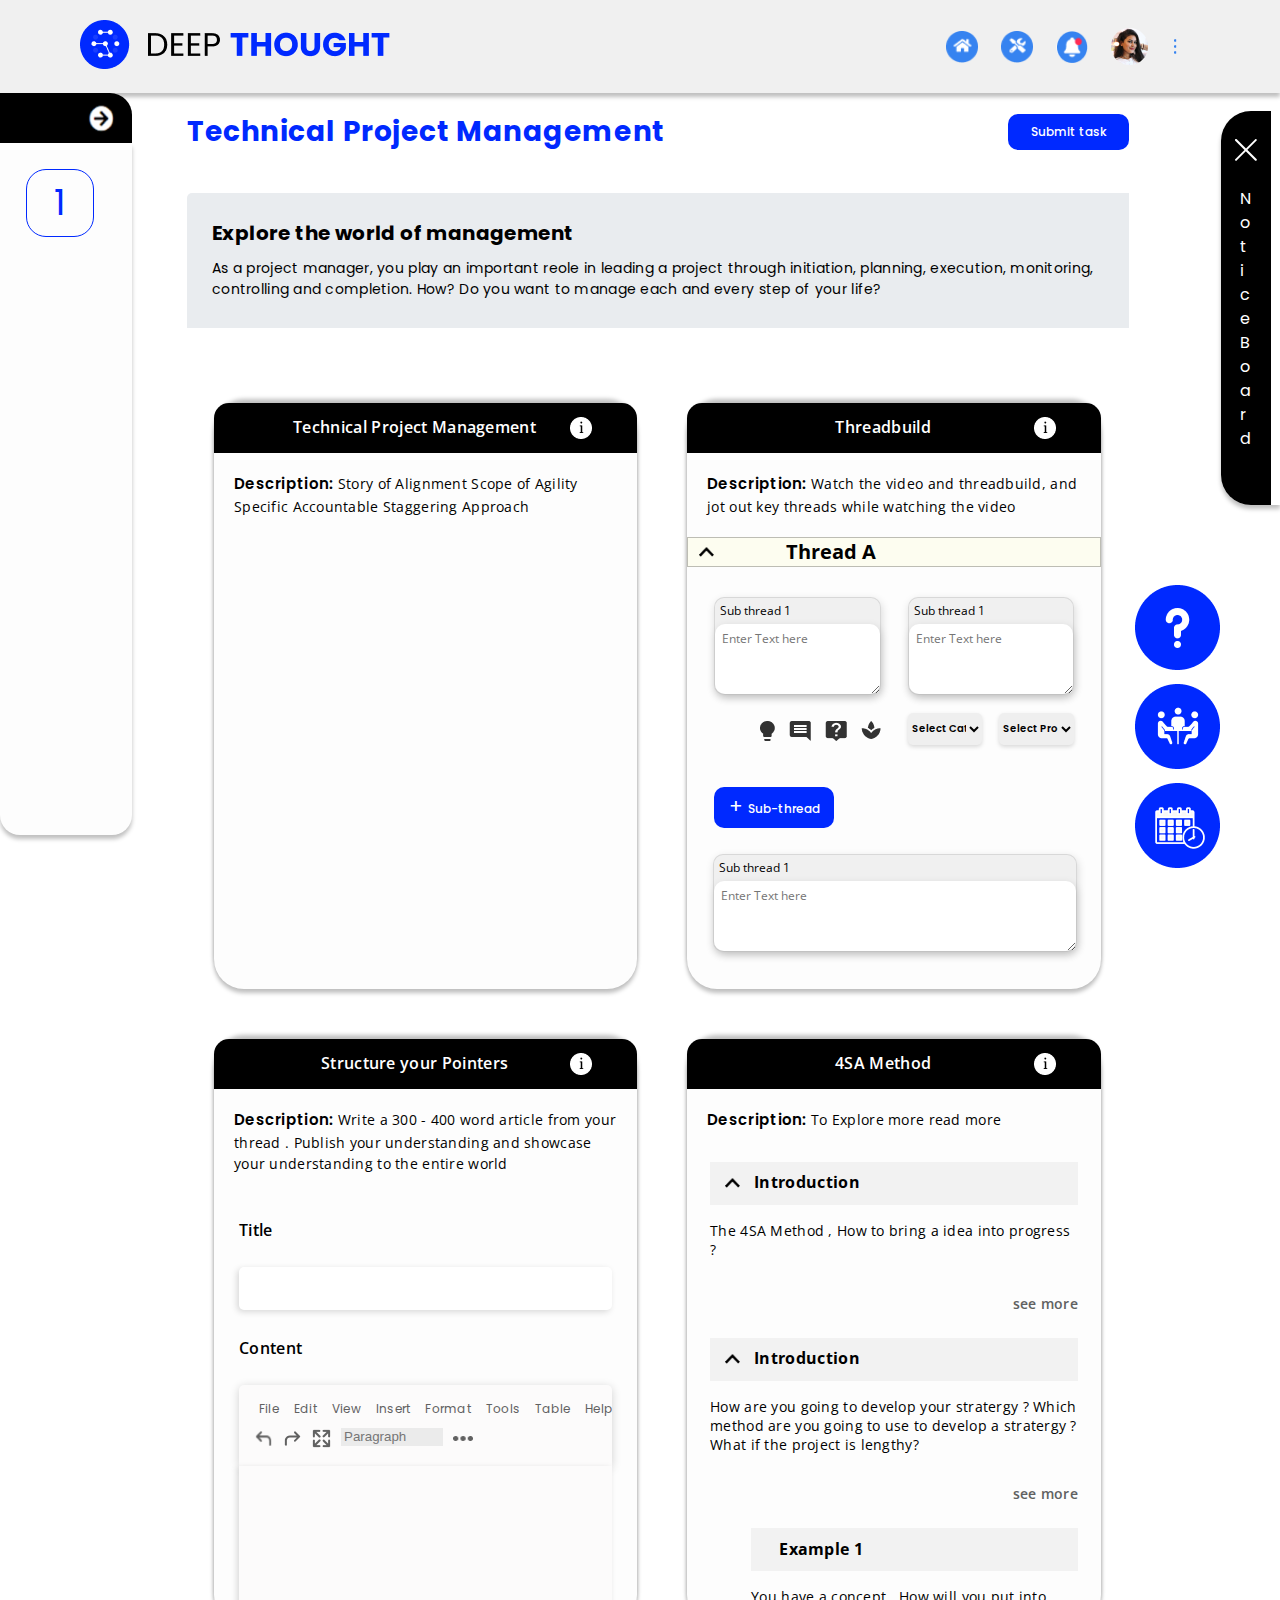
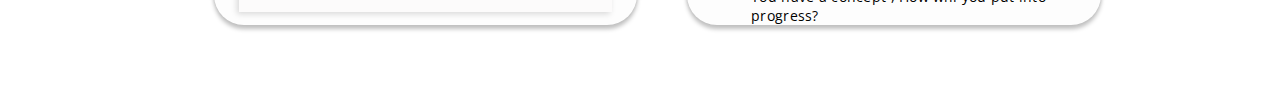
<file: Task-1/index.html>
<!DOCTYPE html>
<html lang="en">
  <head>
    <meta charset="UTF-8" />
    <meta name="viewport" content="width=device-width, initial-scale=1.0" />
    <title>deepthought.education</title>
    <link rel="stylesheet" href="./style.css" />
    <link rel="preconnect" href="https://fonts.googleapis.com" />
    <link rel="preconnect" href="https://fonts.gstatic.com" crossorigin />
    <link
      href="https://fonts.googleapis.com/css2?family=Poppins:ital,wght@0,100;0,200;0,300;0,400;0,500;0,600;0,700;0,800;0,900;1,100;1,200;1,300;1,400;1,500;1,600;1,700;1,800;1,900&display=swap"
      rel="stylesheet"
    />
    <link rel="preconnect" href="https://fonts.googleapis.com" />
    <link rel="preconnect" href="https://fonts.gstatic.com" crossorigin />
    <link
      href="https://fonts.googleapis.com/css2?family=Open+Sans:ital,wght@0,300..800;1,300..800&display=swap"
      rel="stylesheet"
    />
  </head>
  <body>
    <main id="main-container">
      <div id="icon-container">
        <a href=""><img src="./src/help.png" alt="Icon 1" class="icon" /></a>
        <a href=""><img src="./src/group.png" alt="Icon 2" class="icon" /></a>
        <a href=""
          ><img src="./src/calendar.png" alt="Icon 3" class="icon"
        /></a>
      </div>
      <div id="navbar">
        <nav>
          <a href="">
            <img src="./src/logo 1.png" alt="" />
          </a>
        </nav>
        <nav id="navigation">
          <a href="">
            <img src="./src/home.png" alt="home" />
          </a>
          <a href="">
            <img src="./src/settings.png" alt="" />
          </a>
          <a href="">
            <img src="./src/notifigation.png" alt="" />
          </a>
          <a href="">
            <img class="profile" src="./src/profile.png" alt="" />
          </a>
          <a href="">
            <img class="dot" src="./src/Group 1740.png" alt="" />
          </a>
        </nav>
      </div>
      <div id="main">
        <div id="slider-f">
          <div id="inside-slider-top">
            <h1>Journey Board</h1>
            <img
              id="toggle-btn"
              src="./src/Screenshot from 2024-06-19 11-58-44 1.png"
              alt=""
            />
          </div>
          <div id="inside-slider-bot">
            <div id="bot-h1">
              <h1>1</h1>
            </div>
            <div id="drawer-content">
              <ul
                style="margin-left: 30px; margin-top: 20px; margin-bottom: 18px"
              >
                <li
                  style="
                    font-family: Poppins;
                    font-size: 16px;
                    font-weight: 600;
                    line-height: 24px;
                    letter-spacing: 0.02em;
                    text-align: left;
                  "
                >
                  Explore the world of management
                </li>
              </ul>
              <ul id="bot-li">
                <li>Technical Project Management</li>
                <li>Threadbuild</li>
                <li>Structure your pointers</li>
                <li>4SA Method</li>
              </ul>
            </div>
          </div>
        </div>
        <div id="content">
          <div id="header">
            <h1>Technical Project Management</h1>
            <button><p>Submit task</p></button>
          </div>
          <div id="box">
            <h3>Explore the world of management</h3>
            <p>
              As a project manager, you play an important reole in leading a
              project through initiation, planning, execution, monitoring,
              controlling and completion. How? Do you want to manage each and
              every step of your life?
            </p>
          </div>
          <div id="content-main">
            <div class="card">
              <div class="card-header">
                <h3>Technical Project Management</h3>
                <img src="./src/Group 1735.png" alt="" />
              </div>
              <div class="description">
                <p>
                  <span>Description: </span>Story of Alignment Scope of Agility
                  Specific Accountable Staggering Approach
                </p>
              </div>
              <div class="video-container">
                <iframe
                  width="560"
                  height="315"
                  src="https://www.youtube.com/embed/TiMRwri1xJ8?si=_0H4MY11nmWy32Dc"
                  title="YouTube video player"
                  frameborder="0"
                  allow="accelerometer; autoplay; clipboard-write; encrypted-media; gyroscope; picture-in-picture; web-share"
                  referrerpolicy="strict-origin-when-cross-origin"
                  allowfullscreen
                ></iframe>
              </div>
            </div>
            <div class="card">
              <div class="card-header">
                <h3>Threadbuild</h3>
                <img src="./src/Group 1735.png" alt="" />
              </div>
              <div class="description">
                <p>
                  <span>Description: </span>Watch the video and threadbuild, and
                  jot out key threads while watching the video
                </p>
              </div>
              <div id="thread">
                <div id="thread-heading">
                  <img src="./src/up-arrow.png" alt="" />
                  <h1>Thread A</h1>
                </div>
                <div id="thread-body">
                  <div id="thread-body-first">
                    <div class="sub-box">
                      <h4>Sub thread 1</h4>
                      <textarea
                        id="textarea"
                        name="textarea"
                        placeholder="Enter Text here"
                      ></textarea>
                    </div>
                    <div class="box-img">
                      <a href=""><img src="./src/Vector (4).png" alt="" /></a>
                      <a href=""><img src="./src/Vector (3).png" alt="" /></a>
                      <a href=""><img src="./src/Vector (2).png" alt="" /></a>
                      <a href=""><img src="./src/Vector (1).png" alt="" /></a>
                    </div>
                  </div>
                  <div id="thread-body-second">
                    <div class="sub-box">
                      <h4>Sub thread 1</h4>
                      <textarea
                        id="textarea"
                        name="textarea"
                        placeholder="Enter Text here"
                      ></textarea>
                    </div>
                    <div class="box-select">
                      <select name="" id="">
                        <option value="">Select Categ</option>
                      </select>
                      <select name="" id="">
                        <option value="">Select Proces</option>
                      </select>
                    </div>
                  </div>
                </div>
                <button>
                  <p><span>+ </span>Sub-thread</p>
                </button>
                <div class="final-box">
                  <h4>Sub thread 1</h4>
                  <textarea
                    id="textarea"
                    name="textarea"
                    placeholder="Enter Text here"
                  ></textarea>
                </div>
              </div>
            </div>
            <div class="card">
              <div class="card-header">
                <h3>Structure your Pointers</h3>
                <img src="./src/Group 1735.png" alt="" />
              </div>
              <div class="description">
                <p>
                  <span>Description: </span>Write a 300 - 400 word article from
                  your thread . Publish your understanding and showcase your
                  understanding to the entire world
                </p>
              </div>
              <div id="card3-bottom-box">
                <div style="display: flex; flex-direction: column">
                  <h3>Title</h3>
                  <input type="text" />
                </div>
                <div>
                  <h3>Content</h3>
                  <div class="last-box">
                    <div
                      style="
                        display: flex;
                        gap: 15px;
                        margin-left: 20px;
                        margin-top: 15px;
                      "
                    >
                      <p>File</p>
                      <p>Edit</p>
                      <p>View</p>
                      <p>Insert</p>
                      <p>Format</p>
                      <p>Tools</p>
                      <p>Table</p>
                      <p>Help</p>
                    </div>
                    <div class="img-box">
                      <img src="./src/arrow-curve-left-right.png" alt="" />
                      <img src="./src/arrow-curve-left-down.png" alt="" />
                      <img src="./src/arrow-expand-02.png" alt="" />
                      <input
                        id="inp"
                        type="text"
                        placeholder="Paragraph"
                        style="
                          width: 102px;
                          min-height: 18px;
                          background: #ebebeb;
                          border-radius: 0%;
                          box-shadow: none;
                          padding: 1px 20px 1px 3px;
                        "
                      />
                      <img
                        src="./src/Group 1741.png"
                        alt=""
                        style="height: 5px; width: 20px"
                      />
                    </div>
                  </div>
                </div>

                <div
                  style="
                    background: #fcfbfb;
                    box-shadow: -2px 2px 6px 0px #00000026;
                    width: 100%;
                    min-height: 146px;
                    height: auto;
                    flex-grow: 1;
                  "
                ></div>
              </div>
            </div>
            <div class="card">
              <div class="card-header">
                <h3>4SA Method</h3>
                <img src="./src/Group 1735.png" alt="" />
              </div>
              <div class="description">
                <p><span>Description: </span>To Explore more read more</p>
              </div>
              <div id="fourth-box">
                <div id="f-box1">
                  <div id="f-box1-head">
                    <img
                      src="./src/up-arrow.png"
                      alt=""
                      style="width: 15.98px; height: 9.6px"
                    />
                    <h1
                      style="
                        font-family: Open Sans;
                        font-size: 16px;
                        font-weight: 700;
                        line-height: 21.79px;
                        letter-spacing: 0.02em;
                        text-align: left;
                      "
                    >
                      Introduction
                    </h1>
                  </div>
                  <p>The 4SA Method , How to bring a idea into progress ?</p>
                  <span>see more</span>
                </div>
                <div id="f-box2">
                  <div id="f-box2-head">
                    <img
                      src="./src/up-arrow.png"
                      alt=""
                      style="width: 15.98px; height: 9.6px"
                    />
                    <h1
                      style="
                        font-family: Open Sans;
                        font-size: 16px;
                        font-weight: 700;
                        line-height: 21.79px;
                        letter-spacing: 0.02em;
                        text-align: left;
                      "
                    >
                      Introduction
                    </h1>
                  </div>
                  <p>
                    How are you going to develop your stratergy ? Which method
                    are you going to use to develop a stratergy ? What if the
                    project is lengthy?
                  </p>
                  <span>see more</span>
                </div>
                <div id="f-box3">
                  <div id="f-box3-head">
                    <h1>Example 1</h1>
                  </div>
                  <p>You have a concept , How will you put into progress?</p>
                </div>
              </div>
            </div>
          </div>
        </div>
        <div id="slider-s">
          <div>
            <img src="./src/x-01.png" alt="" />
            <h1>N o t i c e B o a r d</h1>
          </div>
        </div>
      </div>
    </main>
    <script>
      document.addEventListener("DOMContentLoaded", function () {
        const toggleBtn = document.getElementById("toggle-btn");
        const insideSliderTop = document.getElementById("inside-slider-top");
        const insideSliderBot = document.getElementById("inside-slider-bot");

        toggleBtn.addEventListener("click", function () {
          insideSliderTop.classList.toggle("show");
          insideSliderBot.classList.toggle("show");
          toggleBtn.classList.toggle("flipped");
        });
      });
    </script>
  </body>
</html>
</file>
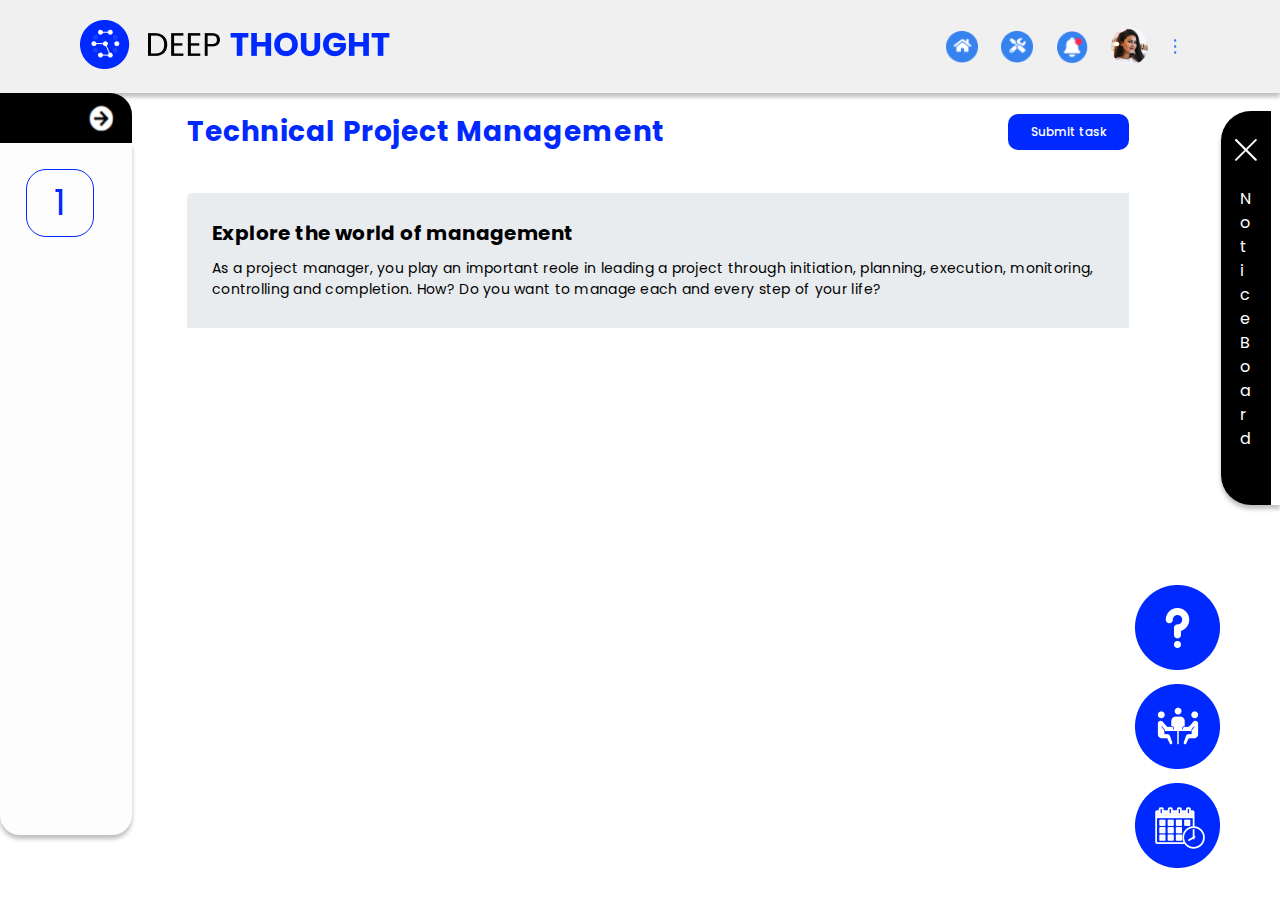
<file: Task-2/index.html>
<!DOCTYPE html>
<html lang="en">
  <head>
    <meta charset="UTF-8" />
    <meta name="viewport" content="width=device-width, initial-scale=1.0" />
    <title>deepthought.education</title>
    <link rel="stylesheet" href="./style.css" />
    <link rel="preconnect" href="https://fonts.googleapis.com" />
    <link rel="preconnect" href="https://fonts.gstatic.com" crossorigin />
    <link
      href="https://fonts.googleapis.com/css2?family=Poppins:ital,wght@0,100;0,200;0,300;0,400;0,500;0,600;0,700;0,800;0,900;1,100;1,200;1,300;1,400;1,500;1,600;1,700;1,800;1,900&display=swap"
      rel="stylesheet"
    />
    <link rel="preconnect" href="https://fonts.googleapis.com" />
    <link rel="preconnect" href="https://fonts.gstatic.com" crossorigin />
    <link
      href="https://fonts.googleapis.com/css2?family=Open+Sans:ital,wght@0,300..800;1,300..800&display=swap"
      rel="stylesheet"
    />
  </head>
  <body>
    <main id="main-container">
      <div id="icon-container">
        <a href=""><img src="./src/help.png" alt="Icon 1" class="icon" /></a>
        <a href=""><img src="./src/group.png" alt="Icon 2" class="icon" /></a>
        <a href=""
          ><img src="./src/calendar.png" alt="Icon 3" class="icon"
        /></a>
      </div>
      <div id="navbar">
        <nav>
          <a href="">
            <img src="./src/logo 1.png" alt="" />
          </a>
        </nav>
        <nav id="navigation">
          <a href="">
            <img src="./src/home.png" alt="home" />
          </a>
          <a href="">
            <img src="./src/settings.png" alt="" />
          </a>
          <a href="">
            <img src="./src/notifigation.png" alt="" />
          </a>
          <a href="">
            <img class="profile" src="./src/profile.png" alt="" />
          </a>
          <a href="">
            <img class="dot" src="./src/Group 1740.png" alt="" />
          </a>
        </nav>
      </div>
      <div id="main">
        <div id="slider-f">
          <div id="inside-slider-top">
            <h1>Journey Board</h1>
            <img
              id="toggle-btn"
              src="./src/Screenshot from 2024-06-19 11-58-44 1.png"
              alt=""
            />
          </div>
          <div id="inside-slider-bot">
            <div id="bot-h1">
              <h1>1</h1>
            </div>
            <div id="drawer-content">
              <ul
                style="margin-left: 30px; margin-top: 20px; margin-bottom: 18px"
              >
                <li
                  style="
                    font-family: Poppins;
                    font-size: 16px;
                    font-weight: 600;
                    line-height: 24px;
                    letter-spacing: 0.02em;
                    text-align: left;
                  "
                >
                  Explore the world of management
                </li>
              </ul>
              <ul id="bot-li">
                <li>Technical Project Management</li>
                <li>Threadbuild</li>
                <li>Structure your pointers</li>
                <li>4SA Method</li>
              </ul>
            </div>
          </div>
        </div>
        <div id="content">
          <div id="header">
            <h1>Technical Project Management</h1>
            <button><p>Submit task</p></button>
          </div>
          <div id="box">
            <h3>Explore the world of management</h3>
            <p>
              As a project manager, you play an important reole in leading a
              project through initiation, planning, execution, monitoring,
              controlling and completion. How? Do you want to manage each and
              every step of your life?
            </p>
          </div>
          <div id="content-main"></div>
        </div>
        <div id="slider-s">
          <div>
            <img src="./src/x-01.png" alt="" />
            <h1>N o t i c e B o a r d</h1>
          </div>
        </div>
      </div>
    </main>
    <script src="script.js"></script>
  </body>
</html>
</file>
<file: Task-1/style.css>
* {
  margin: 0;
  padding: 0;
  box-sizing: border-box;
}

#main-container {
  display: flex;
  justify-content: center;
  flex-direction: column;
  position: relative;
}

#icon-container {
  position: fixed;
  bottom: 0;
  right: 0;
  display: flex;
  flex-direction: column;
  gap: 10px;
  padding: 10px;
  margin-bottom: 18px;
  margin-right: 50px;
}

#icon-container img {
  width: 85px;
}

/* NavBar */

#navbar {
  display: flex;
  align-items: center;
  justify-content: space-between;
  width: 100%;
  /* max-width: 1200px; */
  padding-top: 20px;
  padding-bottom: 20px;
  background: #f0f0f0;
  box-shadow: 0px 4px 4px 0px #00000040;
}

#navbar nav:first-child {
  /* flex-shrink: 0; */
  margin-left: 80px;
}

#navigation {
  display: flex;
  flex-direction: row;
  align-items: center;
  margin-right: 80px;
}

#navigation a {
  display: flex;
  align-items: center;
  /* margin-right: 23px; */
  text-decoration: none;
}

#navigation a:last-child {
  margin-right: 0;
}

#navigation a .profile {
  height: 37px;
  width: 37px;
  margin-right: 26px;
}

#navigation a .dot {
  height: 15px;
  width: 3px;
}

#navigation a img {
  width: 32px;
  height: 32px;
  margin-right: 23px;
}

#navigation a:hover {
  opacity: 0.7;
}

/* main content after Nav bar including sliders */

#main {
  display: flex;
  justify-content: space-between;
  /* align-items: center; */
}

/* left-slider */

#slider-f {
  display: flex;
  flex-direction: column;
}

#inside-slider-top {
  width: 132px;
  height: 50px;
  top: 90px;
  gap: 0px;
  background: #000000;
  border-radius: 0px 22px 0px 0px;
  opacity: 0px;
  display: flex;
  justify-content: end;
  align-items: center;
  transition: width 0.3s ease, transform 0.3s ease;
}

#inside-slider-top img {
  width: 39px;
  height: 29px;
  top: 100px;
  left: 81px;
  gap: 0px;
  opacity: 0px;
  margin-right: 12px;
  cursor: pointer;
  transition: transform 0.3s ease;
}

#inside-slider-top h1 {
  font-family: Poppins;
  font-size: 16px;
  font-weight: 600;
  line-height: 24px;
  letter-spacing: 0.02em;
  text-align: left;
  margin: 13px auto 13px 18px;
  display: none;
  color: white;
}

#inside-slider-bot {
  width: 132px;
  height: 692px;
  top: 140px;
  gap: 0px;
  border-radius: 0px 0px 20px 20px;
  opacity: 0px;
  background: #fdfdfd;
  box-shadow: 0px 4px 4px 0px #00000040;
  overflow: hidden;
  transition: width 0.3s ease;
}

#inside-slider-bot #bot-h1 {
  width: 68px;
  height: 68px;
  margin: 26px 32px 0px 26px;
  border-radius: 20px;
  border: 1px 0px 0px 0px;
  opacity: 0px;
  border: 1px solid #0029ff;
  display: flex;
  justify-content: center;
  align-items: center;
}

#inside-slider-bot div h1 {
  font-family: Poppins;
  font-size: 36px;
  font-weight: 400;
  line-height: 54px;
  letter-spacing: 0.02em;
  text-align: left;
  color: #0029ff;
}

/* Drawer Content */
#drawer-content {
  display: none;
  padding: 20px;
}

#inside-slider-top.show {
  width: 392px;
}
#inside-slider-top.show h1 {
    display: block;
  }

#inside-slider-bot.show {
  width: 392px;
}

#inside-slider-bot.show #drawer-content {
  display: block;
}

#inside-slider-bot.show #bot-h1 h1 {
  display: none;
}
#inside-slider-bot.show #bot-h1 {
  display: none;
}

#inside-slider-top img.flipped {
  transform: scaleX(-1);
}

#bot-li {
  margin-left: 30px;
}

#bot-li li {
  font-family: Poppins;
  font-size: 16px;
  font-weight: 400;
  line-height: 24px;
  letter-spacing: 0.02em;
  text-align: left;
}
/* right-slider */

#slider-s {
  width: 95px;
  height: 394px;
  border-radius: 30px 0px 0px 30px;
  opacity: 0px;
  box-shadow: 0px -4px 4px 0px #00000040;
  box-shadow: 0px 4px 4px 0px #00000040;
  margin-top: 18px;
}

#slider-s div {
  height: 394px;
  width: 50px;
  border-radius: 30px 0px 0px 30px;
  opacity: 0px;
  background: #000000;
  display: flex;
  flex-direction: column;
  justify-content: space-between;
  align-items: center;
  padding-top: 12px;
  padding-bottom: 30px;
}

#slider-s h1 {
  width: 12px;
  height: 288px;
  opacity: 0px;
  font-family: Poppins;
  font-size: 16px;
  font-weight: 400;
  line-height: 24px;
  letter-spacing: 0.02em;
  text-align: left;
  color: #ffffff;
}

/* main content-center */

#content {
  display: flex;
  flex-direction: column;
  flex-grow: 1;
}

#content #header {
  display: flex;
  justify-content: space-between;
  margin: 18px 92px 0px 55px;
  align-items: center;
}

#content #header h1 {
  font-family: Poppins;
  font-size: 28px;
  font-weight: 700;
  line-height: 42px;
  letter-spacing: 0.02em;
  text-align: left;
  color: #0029ff;
}

#content #header button {
  width: 121px;
  height: 36px;
  border-radius: 10px;
  background: #0029ff;
  border: none;
  display: flex;
  align-items: center;
  justify-content: center;
}

#content #header button p {
  font-family: Poppins;
  font-size: 12px;
  font-weight: 500;
  line-height: 18px;
  text-align: left;
  color: #ffffff;
}

#content #box {
  width: auto;
  height: auto;
  min-height: 135px;
  border-radius: 5px 0px 0px 0px;
  background: #e9ecef;
  margin: 40px 92px 0px 55px;
  padding: 25px;
}

#content #box h3 {
  font-family: Poppins;
  font-size: 20px;
  font-weight: 700;
  line-height: 30px;
  letter-spacing: 0.02em;
  text-align: left;
}

#content #box p {
  font-family: Poppins;
  font-size: 14px;
  font-weight: 400;
  line-height: 21px;
  letter-spacing: 0.02em;
  text-align: left;
  margin-top: 10px;
}

/* main content - card */

#content #content-main {
  display: grid;
  grid-template-columns: repeat(2, 1fr);
  grid-template-rows: repeat(2, 1fr);
  gap: 50px;
  margin: 75px 120px 75px 82px;
  width: auto;
  max-width: 1066px;
}

#content-main .card {
  max-width: 100%;
  width: auto;
  height: auto;
  min-height: 200px;
  border-radius: 30px;
  opacity: 1;
  background: #fdfdfd;
  box-shadow: 0px -4px 4px 0px #00000040, 0px 4px 4px 0px #00000040;
  display: flex;
  flex-direction: column;
}

/* video container */

.video-container {
    margin-top: 16px;
    position: relative;
    padding-bottom: 56.25%;
    height: 0;
  }
  .video-container iframe {
    position: absolute;
    top: 0;
    left: 0;
    width: 100%;
    height: 100%;
  }

/* header */

.card .card-header {
  width: auto;
  height: 50px;
  border-radius: 15px 15px 0px 0px;
  background: #000000;
  display: flex;
  justify-content: space-between;
  align-items: center;
  padding: 10px 15px;
  position: relative;
}

.card-header h3 {
  color: white;
  text-align: center;
  flex-grow: 1;
  font-family: Open Sans;
  font-size: 16px;
  font-weight: 600;
  line-height: 21.79px;
  letter-spacing: 0.02em;
  margin-left: 30px;
}

.card-header img {
  width: 22px;
  height: 22px;
  margin-right: 30px;
}

/* description */

.card .description {
  width: 100%;
  padding: 20px;
}

.description span {
  font-family: Poppins;
  font-size: 15px;
  font-weight: 600;
  line-height: 22.5px;
  letter-spacing: 0.02em;
  text-align: left;
}

.description p {
  font-family: Open Sans;
  font-size: 14px;
  font-weight: 400;
  line-height: 21.79px;
  letter-spacing: 0.02em;
  text-align: left;
}

/* thread heading and its content */

.card #thread {
  display: flex;
  flex-direction: column;
}

.card #thread #thread-heading {
  width: 100%;
  height: auto;
  border: 0.1px 0px 0px 0px;
  background: #feffc033;
  border: 0.1px solid #00000040;
  display: flex;
  align-items: center;
}

#thread-heading img {
  width: 15.98px;
  height: 9.6px;
  border: 0.1px 0px 0px 0px;
  margin-left: 10px;
}

#thread-heading h1 {
  font-family: Open Sans;
  font-size: 20px;
  font-weight: 700;
  line-height: 27.24px;
  text-align: left;
  margin-left: 72px;
}

/* sub thread */

#thread-body {
  display: flex;
  gap: 27px;
  padding: 30px 27px 42px 27px;
}

/* sub thread first box */

#thread-body-first {
  display: flex;
  flex-direction: column;
  width: 50%;
  position: relative;
  padding-bottom: 50px;
}

.sub-box {
  width: 100%;
  min-height: 70px;
  height: auto;
  border-radius: 10px;
  border: 0.1px 0px 0px 0px;
  opacity: 0.5px;
  background: #0000000d;
  border: 0.1px solid #33333320;
  box-shadow: 1px 3px 8px 0px #00000025;
  display: flex;
  flex-direction: column;
  justify-content: space-between;
}

.sub-box textarea {
  width: 100%;
  min-height: 70px;
  height: auto;
  border-radius: 10px;
  opacity: 0.5px;
  border: none;
  box-shadow: 1px 3px 8px 0px #00000025;
  padding: 7px;
}

.sub-box h4 {
  font-family: Open Sans;
  font-size: 12px;
  font-weight: 400;
  line-height: 16.34px;
  text-align: left;
  margin: 5px 0px 5px 5px;
}

textarea::placeholder {
  font-family: Open Sans;
  font-size: 12px;
  font-weight: 400;
  line-height: 16.34px;
  text-align: left;
}

.box-img {
  display: flex;
  gap: 14px;
  margin-top: 27px;
  position: absolute;
  right: 0;
  bottom: 0;
  margin: 0;
}

/* sub thread second box */

#thread-body-second {
  display: flex;
  flex-direction: column;
  justify-content: space-between;
  width: 50%;
  /* padding-bottom: 50px; */
}

#thread-body-second .box-select {
  width: 100%;
  display: flex;
  justify-content: space-between;
  gap: 17px;
}

.box-select select {
  width: 50%;
  min-height: 32px;
  height: auto;
  border-radius: 5px;
  opacity: 0px;
  box-shadow: 0px 2px 4px 0px #00000025;
  border: none;
  font-family: Poppins;
  font-size: 10px;
  font-weight: 600;
  line-height: 15px;
  text-align: left;
}

#thread button {
  width: 120px;
  min-height: 36px;
  height: auto;
  border-radius: 10px;
  border: none;
  background: #0029ff;
  color: white;
  font-family: Poppins;
  font-size: 12px;
  font-weight: 500;
  line-height: 18px;
  text-align: left;
  display: flex;
  align-items: center;
  justify-content: center;
  padding: 10px;
  margin-left: 27px;
}

#thread button span {
  font-family: Poppins;
  font-size: 20px;
  font-weight: 400;
  line-height: 18px;
  text-align: left;
}

/* final box */

.final-box {
  width: calc(100% - 50px);
  min-height: 70px;
  height: auto;
  border-radius: 10px;
  border: 0.1px 0px 0px 0px;
  opacity: 0.5px;
  background: #0000000d;
  border: 0.1px solid #33333320;
  box-shadow: 1px 3px 8px 0px #00000025;
  display: flex;
  flex-direction: column;
  justify-content: space-between;
  margin: 26px;
  box-sizing: border-box;
}

.final-box h4 {
  font-family: Open Sans;
  font-size: 12px;
  font-weight: 400;
  line-height: 16.34px;
  text-align: left;
  margin: 5px 0px 5px 5px;
}

.final-box textarea {
  width: 100%;
  min-height: 70px;
  height: auto;
  border-radius: 10px;
  opacity: 0.5px;
  border: none;
  box-shadow: 1px 3px 8px 0px #00000025;
  padding: 7px;
}

/* card 3 bottom box */

#card3-bottom-box {
  display: flex;
  flex-direction: column;
  width: calc(100% - 50px);
  margin: 25px 25px 0px 25px;
}

#card3-bottom-box h3 {
  font-family: Open Sans;
  font-size: 16px;
  font-weight: 600;
  line-height: 21.79px;
  letter-spacing: 0.02em;
  text-align: left;
}

#card3-bottom-box input {
  width: 100%;
  min-height: 43px;
  height: auto;
  border-radius: 5px;
  margin-top: 25px;
  margin-bottom: 28px;
  border: none;
  box-shadow: -2px 2px 6px 0px #00000026;
}

#card3-bottom-box .last-box p {
  font-family: Poppins;
  font-size: 12px;
  font-weight: 400;
  line-height: 18px;
  letter-spacing: 0.02em;
  text-align: left;
  color: #616161;
}

#card3-bottom-box .last-box {
  width: 100%;
}

#card3-bottom-box .last-box .img-box {
  display: flex;
  gap: 10px;
  align-items: center;
  height: 19px;
  margin: 11px 0px 18px 15px;
}

#card3-bottom-box .last-box img {
  width: 19px;
  height: 19px;
}

#card3-bottom-box .last-box {
  display: flex;
  flex-direction: column;
  background: #fcfbfb;
  box-shadow: 0px 2px 10px 0px #0000002e;
  border-radius: 5px 5px 0 0;
  margin-top: 25px;
}

/* fourth box */

#fourth-box {
  display: flex;
  flex-direction: column;
  margin-top: 10px;
}

#fourth-box #f-box1 {
  display: flex;
  flex-direction: column;
  margin: 0px 23px 0px 23px;
}
#fourth-box #f-box1 #f-box1-head {
  display: flex;
  align-items: center;
  background: #f2f2f2;
  width: 100%;
  min-height: 43px;
  height: auto;
  margin-bottom: 16px;
}

#fourth-box #f-box1 #f-box1-head img {
  margin: 16px 14px;
}

#fourth-box #f-box1 p {
  font-family: Open Sans;
  font-size: 14px;
  font-weight: 400;
  line-height: 19.07px;
  letter-spacing: 0.02em;
  text-align: left;
}

#fourth-box #f-box1 span {
  font-family: Open Sans;
  font-size: 14px;
  font-weight: 600;
  line-height: 19.07px;
  letter-spacing: 0.02em;
  text-align: left;
  color: #606161;
  margin-top: 35px;
  text-align: end;
  margin-bottom: 25px;
}

#fourth-box #f-box2 {
  display: flex;
  flex-direction: column;
  margin: 0px 23px 0px 23px;
}
#fourth-box #f-box2 #f-box2-head {
  display: flex;
  align-items: center;
  background: #f2f2f2;
  width: 100%;
  min-height: 43px;
  height: auto;
  margin-bottom: 16px;
}

#fourth-box #f-box2 #f-box2-head img {
  margin: 16px 14px;
}

#fourth-box #f-box2 p {
  font-family: Open Sans;
  font-size: 14px;
  font-weight: 400;
  line-height: 19.07px;
  letter-spacing: 0.02em;
  text-align: left;
}

#fourth-box #f-box2 span {
  font-family: Open Sans;
  font-size: 14px;
  font-weight: 600;
  line-height: 19.07px;
  letter-spacing: 0.02em;
  text-align: left;
  color: #606161;
  margin-top: 30px;
  text-align: end;
  margin-bottom: 25px;
}

#fourth-box #f-box3 {
  display: flex;
  flex-direction: column;
  margin: 0px 23px 0px 64px;
}

#fourth-box #f-box3 #f-box3-head {
  display: flex;
  align-items: center;
  background: #f2f2f2;
  width: 100%;
  min-height: 43px;
  height: auto;
  margin-bottom: 16px;
}

#fourth-box #f-box3 #f-box3-head h1 {
  font-family: Open Sans;
  font-size: 16px;
  font-weight: 700;
  line-height: 21.79px;
  letter-spacing: 0.02em;
  text-align: left;
  margin-left: 28px;
}

#fourth-box #f-box3 p {
  font-family: Open Sans;
  font-size: 14px;
  font-weight: 400;
  line-height: 19.07px;
  letter-spacing: 0.02em;
  text-align: left;
}
</file>
<file: Task-2/style.css>
* {
    margin: 0;
    padding: 0;
    box-sizing: border-box;
  }
  
  #main-container {
    display: flex;
    justify-content: center;
    flex-direction: column;
    position: relative;
  }
  
  #icon-container {
    position: fixed;
    bottom: 0;
    right: 0;
    display: flex;
    flex-direction: column;
    gap: 10px;
    padding: 10px;
    margin-bottom: 18px;
    margin-right: 50px;
  }
  
  #icon-container img {
    width: 85px;
  }
  
  /* NavBar */
  
  #navbar {
    display: flex;
    align-items: center;
    justify-content: space-between;
    width: 100%;
    /* max-width: 1200px; */
    padding-top: 20px;
    padding-bottom: 20px;
    background: #f0f0f0;
    box-shadow: 0px 4px 4px 0px #00000040;
  }
  
  #navbar nav:first-child {
    /* flex-shrink: 0; */
    margin-left: 80px;
  }
  
  #navigation {
    display: flex;
    flex-direction: row;
    align-items: center;
    margin-right: 80px;
  }
  
  #navigation a {
    display: flex;
    align-items: center;
    /* margin-right: 23px; */
    text-decoration: none;
  }
  
  #navigation a:last-child {
    margin-right: 0;
  }
  
  #navigation a .profile {
    height: 37px;
    width: 37px;
    margin-right: 26px;
  }
  
  #navigation a .dot {
    height: 15px;
    width: 3px;
  }
  
  #navigation a img {
    width: 32px;
    height: 32px;
    margin-right: 23px;
  }
  
  #navigation a:hover {
    opacity: 0.7;
  }
  
  /* main content after Nav bar including sliders */
  
  #main {
    display: flex;
    justify-content: space-between;
    /* align-items: center; */
  }
  
  /* left-slider */
  
  #slider-f {
    display: flex;
    flex-direction: column;
  }
  
  #inside-slider-top {
    width: 132px;
    height: 50px;
    top: 90px;
    gap: 0px;
    background: #000000;
    border-radius: 0px 22px 0px 0px;
    opacity: 0px;
    display: flex;
    justify-content: end;
    align-items: center;
    transition: width 0.3s ease, transform 0.3s ease;
  }
  
  #inside-slider-top img {
    width: 39px;
    height: 29px;
    top: 100px;
    left: 81px;
    gap: 0px;
    opacity: 0px;
    margin-right: 12px;
    cursor: pointer;
    transition: transform 0.3s ease;
  }
  
  #inside-slider-top h1 {
    font-family: Poppins;
    font-size: 16px;
    font-weight: 600;
    line-height: 24px;
    letter-spacing: 0.02em;
    text-align: left;
    margin: 13px auto 13px 18px;
    display: none;
    color: white;
  }
  
  #inside-slider-bot {
    width: 132px;
    height: 692px;
    top: 140px;
    gap: 0px;
    border-radius: 0px 0px 20px 20px;
    opacity: 0px;
    background: #fdfdfd;
    box-shadow: 0px 4px 4px 0px #00000040;
    overflow: hidden;
    transition: width 0.3s ease;
  }
  
  #inside-slider-bot #bot-h1 {
    width: 68px;
    height: 68px;
    margin: 26px 32px 0px 26px;
    border-radius: 20px;
    border: 1px 0px 0px 0px;
    opacity: 0px;
    border: 1px solid #0029ff;
    display: flex;
    justify-content: center;
    align-items: center;
  }
  
  #inside-slider-bot div h1 {
    font-family: Poppins;
    font-size: 36px;
    font-weight: 400;
    line-height: 54px;
    letter-spacing: 0.02em;
    text-align: left;
    color: #0029ff;
  }
  
  /* Drawer Content */
  #drawer-content {
    display: none;
    padding: 20px;
  }
  
  #inside-slider-top.show {
    width: 392px;
  }
  #inside-slider-top.show h1 {
      display: block;
    }
  
  #inside-slider-bot.show {
    width: 392px;
  }
  
  #inside-slider-bot.show #drawer-content {
    display: block;
  }
  
  #inside-slider-bot.show #bot-h1 h1 {
    display: none;
  }
  #inside-slider-bot.show #bot-h1 {
    display: none;
  }
  
  #inside-slider-top img.flipped {
    transform: scaleX(-1);
  }
  
  #bot-li {
    margin-left: 30px;
  }
  
  #bot-li li {
    font-family: Poppins;
    font-size: 16px;
    font-weight: 400;
    line-height: 24px;
    letter-spacing: 0.02em;
    text-align: left;
  }
  /* right-slider */
  
  #slider-s {
    width: 95px;
    height: 394px;
    border-radius: 30px 0px 0px 30px;
    opacity: 0px;
    box-shadow: 0px -4px 4px 0px #00000040;
    box-shadow: 0px 4px 4px 0px #00000040;
    margin-top: 18px;
  }
  
  #slider-s div {
    height: 394px;
    width: 50px;
    border-radius: 30px 0px 0px 30px;
    opacity: 0px;
    background: #000000;
    display: flex;
    flex-direction: column;
    justify-content: space-between;
    align-items: center;
    padding-top: 12px;
    padding-bottom: 30px;
  }
  
  #slider-s h1 {
    width: 12px;
    height: 288px;
    opacity: 0px;
    font-family: Poppins;
    font-size: 16px;
    font-weight: 400;
    line-height: 24px;
    letter-spacing: 0.02em;
    text-align: left;
    color: #ffffff;
  }
  
  /* main content-center */
  
  #content {
    display: flex;
    flex-direction: column;
    flex-grow: 1;
  }
  
  #content #header {
    display: flex;
    justify-content: space-between;
    margin: 18px 92px 0px 55px;
    align-items: center;
  }
  
  #content #header h1 {
    font-family: Poppins;
    font-size: 28px;
    font-weight: 700;
    line-height: 42px;
    letter-spacing: 0.02em;
    text-align: left;
    color: #0029ff;
  }
  
  #content #header button {
    width: 121px;
    height: 36px;
    border-radius: 10px;
    background: #0029ff;
    border: none;
    display: flex;
    align-items: center;
    justify-content: center;
  }
  
  #content #header button p {
    font-family: Poppins;
    font-size: 12px;
    font-weight: 500;
    line-height: 18px;
    text-align: left;
    color: #ffffff;
  }
  
  #content #box {
    width: auto;
    height: auto;
    min-height: 135px;
    border-radius: 5px 0px 0px 0px;
    background: #e9ecef;
    margin: 40px 92px 0px 55px;
    padding: 25px;
  }
  
  #content #box h3 {
    font-family: Poppins;
    font-size: 20px;
    font-weight: 700;
    line-height: 30px;
    letter-spacing: 0.02em;
    text-align: left;
  }
  
  #content #box p {
    font-family: Poppins;
    font-size: 14px;
    font-weight: 400;
    line-height: 21px;
    letter-spacing: 0.02em;
    text-align: left;
    margin-top: 10px;
  }
  
  /* main content - card */
  
  #content #content-main {
    display: grid;
    grid-template-columns: repeat(2, 1fr);
    grid-template-rows: repeat(2, 1fr);
    gap: 50px;
    margin: 75px 120px 75px 82px;
    width: auto;
    max-width: 1066px;
  }
  
  #content-main .card {
    max-width: 100%;
    width: auto;
    height: auto;
    min-height: 200px;
    border-radius: 30px;
    opacity: 1;
    background: #fdfdfd;
    box-shadow: 0px -4px 4px 0px #00000040, 0px 4px 4px 0px #00000040;
    display: flex;
    flex-direction: column;
  }
  
  /* video container */
  
  .video-container {
      margin-top: 16px;
      position: relative;
      padding-bottom: 56.25%;
      height: 0;
    }
    .video-container iframe {
      position: absolute;
      top: 0;
      left: 0;
      width: 100%;
      height: 100%;
    }
  
  /* header */
  
  .card .card-header {
    width: auto;
    height: 50px;
    border-radius: 15px 15px 0px 0px;
    background: #000000;
    display: flex;
    justify-content: space-between;
    align-items: center;
    padding: 10px 15px;
    position: relative;
  }
  
  .card-header h3 {
    color: white;
    text-align: center;
    flex-grow: 1;
    font-family: Open Sans;
    font-size: 16px;
    font-weight: 600;
    line-height: 21.79px;
    letter-spacing: 0.02em;
    margin-left: 30px;
  }
  
  .card-header img {
    width: 22px;
    height: 22px;
    margin-right: 30px;
  }
  
  /* description */
  
  .card .description {
    width: 100%;
    padding: 20px;
  }
  
  .description span {
    font-family: Poppins;
    font-size: 15px;
    font-weight: 600;
    line-height: 22.5px;
    letter-spacing: 0.02em;
    text-align: left;
  }
  
  .description p {
    font-family: Open Sans;
    font-size: 14px;
    font-weight: 400;
    line-height: 21.79px;
    letter-spacing: 0.02em;
    text-align: left;
  }
  
  /* thread heading and its content */
  
  .card #thread {
    display: flex;
    flex-direction: column;
  }
  
  .card #thread #thread-heading {
    width: 100%;
    height: auto;
    border: 0.1px 0px 0px 0px;
    background: #feffc033;
    border: 0.1px solid #00000040;
    display: flex;
    align-items: center;
  }
  
  #thread-heading img {
    width: 15.98px;
    height: 9.6px;
    border: 0.1px 0px 0px 0px;
    margin-left: 10px;
  }
  
  #thread-heading h1 {
    font-family: Open Sans;
    font-size: 20px;
    font-weight: 700;
    line-height: 27.24px;
    text-align: left;
    margin-left: 72px;
  }
  
  /* sub thread */
  
  #thread-body {
    display: flex;
    gap: 27px;
    padding: 30px 27px 42px 27px;
  }
  
  /* sub thread first box */
  
  #thread-body-first {
    display: flex;
    flex-direction: column;
    width: 50%;
    position: relative;
    padding-bottom: 50px;
  }
  
  .sub-box {
    width: 100%;
    min-height: 70px;
    height: auto;
    border-radius: 10px;
    border: 0.1px 0px 0px 0px;
    opacity: 0.5px;
    background: #0000000d;
    border: 0.1px solid #33333320;
    box-shadow: 1px 3px 8px 0px #00000025;
    display: flex;
    flex-direction: column;
    justify-content: space-between;
  }
  
  .sub-box textarea {
    width: 100%;
    min-height: 70px;
    height: auto;
    border-radius: 10px;
    opacity: 0.5px;
    border: none;
    box-shadow: 1px 3px 8px 0px #00000025;
    padding: 7px;
  }
  
  .sub-box h4 {
    font-family: Open Sans;
    font-size: 12px;
    font-weight: 400;
    line-height: 16.34px;
    text-align: left;
    margin: 5px 0px 5px 5px;
  }
  
  textarea::placeholder {
    font-family: Open Sans;
    font-size: 12px;
    font-weight: 400;
    line-height: 16.34px;
    text-align: left;
  }
  
  .box-img {
    display: flex;
    gap: 14px;
    margin-top: 27px;
    position: absolute;
    right: 0;
    bottom: 0;
    margin: 0;
  }
  
  /* sub thread second box */
  
  #thread-body-second {
    display: flex;
    flex-direction: column;
    justify-content: space-between;
    width: 50%;
    /* padding-bottom: 50px; */
  }
  
  #thread-body-second .box-select {
    width: 100%;
    display: flex;
    justify-content: space-between;
    gap: 17px;
  }
  
  .box-select select {
    width: 50%;
    min-height: 32px;
    height: auto;
    border-radius: 5px;
    opacity: 0px;
    box-shadow: 0px 2px 4px 0px #00000025;
    border: none;
    font-family: Poppins;
    font-size: 10px;
    font-weight: 600;
    line-height: 15px;
    text-align: left;
  }
  
  #thread button {
    width: 120px;
    min-height: 36px;
    height: auto;
    border-radius: 10px;
    border: none;
    background: #0029ff;
    color: white;
    font-family: Poppins;
    font-size: 12px;
    font-weight: 500;
    line-height: 18px;
    text-align: left;
    display: flex;
    align-items: center;
    justify-content: center;
    padding: 10px;
    margin-left: 27px;
  }
  
  #thread button span {
    font-family: Poppins;
    font-size: 20px;
    font-weight: 400;
    line-height: 18px;
    text-align: left;
  }
  
  /* final box */
  
  .final-box {
    width: calc(100% - 50px);
    min-height: 70px;
    height: auto;
    border-radius: 10px;
    border: 0.1px 0px 0px 0px;
    opacity: 0.5px;
    background: #0000000d;
    border: 0.1px solid #33333320;
    box-shadow: 1px 3px 8px 0px #00000025;
    display: flex;
    flex-direction: column;
    justify-content: space-between;
    margin: 26px;
    box-sizing: border-box;
  }
  
  .final-box h4 {
    font-family: Open Sans;
    font-size: 12px;
    font-weight: 400;
    line-height: 16.34px;
    text-align: left;
    margin: 5px 0px 5px 5px;
  }
  
  .final-box textarea {
    width: 100%;
    min-height: 70px;
    height: auto;
    border-radius: 10px;
    opacity: 0.5px;
    border: none;
    box-shadow: 1px 3px 8px 0px #00000025;
    padding: 7px;
  }
  
  /* card 3 bottom box */
  
  #card3-bottom-box {
    display: flex;
    flex-direction: column;
    width: calc(100% - 50px);
    margin: 25px 25px 0px 25px;
  }
  
  #card3-bottom-box h3 {
    font-family: Open Sans;
    font-size: 16px;
    font-weight: 600;
    line-height: 21.79px;
    letter-spacing: 0.02em;
    text-align: left;
  }
  
  #card3-bottom-box input {
    width: 100%;
    min-height: 43px;
    height: auto;
    border-radius: 5px;
    margin-top: 25px;
    margin-bottom: 28px;
    border: none;
    box-shadow: -2px 2px 6px 0px #00000026;
  }
  
  #card3-bottom-box .last-box p {
    font-family: Poppins;
    font-size: 12px;
    font-weight: 400;
    line-height: 18px;
    letter-spacing: 0.02em;
    text-align: left;
    color: #616161;
  }
  
  #card3-bottom-box .last-box {
    width: 100%;
  }
  
  #card3-bottom-box .last-box .img-box {
    display: flex;
    gap: 10px;
    align-items: center;
    height: 19px;
    margin: 11px 0px 18px 15px;
  }
  
  #card3-bottom-box .last-box img {
    width: 19px;
    height: 19px;
  }
  
  #card3-bottom-box .last-box {
    display: flex;
    flex-direction: column;
    background: #fcfbfb;
    box-shadow: 0px 2px 10px 0px #0000002e;
    border-radius: 5px 5px 0 0;
    margin-top: 25px;
  }
  
  /* fourth box */
  
  #fourth-box {
    display: flex;
    flex-direction: column;
    margin-top: 10px;
  }
  
  #fourth-box #f-box1 {
    display: flex;
    flex-direction: column;
    margin: 0px 23px 0px 23px;
  }
  #fourth-box #f-box1 #f-box1-head {
    display: flex;
    align-items: center;
    background: #f2f2f2;
    width: 100%;
    min-height: 43px;
    height: auto;
    margin-bottom: 16px;
  }
  
  #fourth-box #f-box1 #f-box1-head img {
    margin: 16px 14px;
  }
  
  #fourth-box #f-box1 p {
    font-family: Open Sans;
    font-size: 14px;
    font-weight: 400;
    line-height: 19.07px;
    letter-spacing: 0.02em;
    text-align: left;
  }
  
  #fourth-box #f-box1 span {
    font-family: Open Sans;
    font-size: 14px;
    font-weight: 600;
    line-height: 19.07px;
    letter-spacing: 0.02em;
    text-align: left;
    color: #606161;
    margin-top: 35px;
    text-align: end;
    margin-bottom: 25px;
  }
  
  #fourth-box #f-box2 {
    display: flex;
    flex-direction: column;
    margin: 0px 23px 0px 23px;
  }
  #fourth-box #f-box2 #f-box2-head {
    display: flex;
    align-items: center;
    background: #f2f2f2;
    width: 100%;
    min-height: 43px;
    height: auto;
    margin-bottom: 16px;
  }
  
  #fourth-box #f-box2 #f-box2-head img {
    margin: 16px 14px;
  }
  
  #fourth-box #f-box2 p {
    font-family: Open Sans;
    font-size: 14px;
    font-weight: 400;
    line-height: 19.07px;
    letter-spacing: 0.02em;
    text-align: left;
  }
  
  #fourth-box #f-box2 span {
    font-family: Open Sans;
    font-size: 14px;
    font-weight: 600;
    line-height: 19.07px;
    letter-spacing: 0.02em;
    text-align: left;
    color: #606161;
    margin-top: 30px;
    text-align: end;
    margin-bottom: 25px;
  }
  
  #fourth-box #f-box3 {
    display: flex;
    flex-direction: column;
    margin: 0px 23px 0px 64px;
  }
  
  #fourth-box #f-box3 #f-box3-head {
    display: flex;
    align-items: center;
    background: #f2f2f2;
    width: 100%;
    min-height: 43px;
    height: auto;
    margin-bottom: 16px;
  }
  
  #fourth-box #f-box3 #f-box3-head h1 {
    font-family: Open Sans;
    font-size: 16px;
    font-weight: 700;
    line-height: 21.79px;
    letter-spacing: 0.02em;
    text-align: left;
    margin-left: 28px;
  }
  
  #fourth-box #f-box3 p {
    font-family: Open Sans;
    font-size: 14px;
    font-weight: 400;
    line-height: 19.07px;
    letter-spacing: 0.02em;
    text-align: left;
  }
</file>
